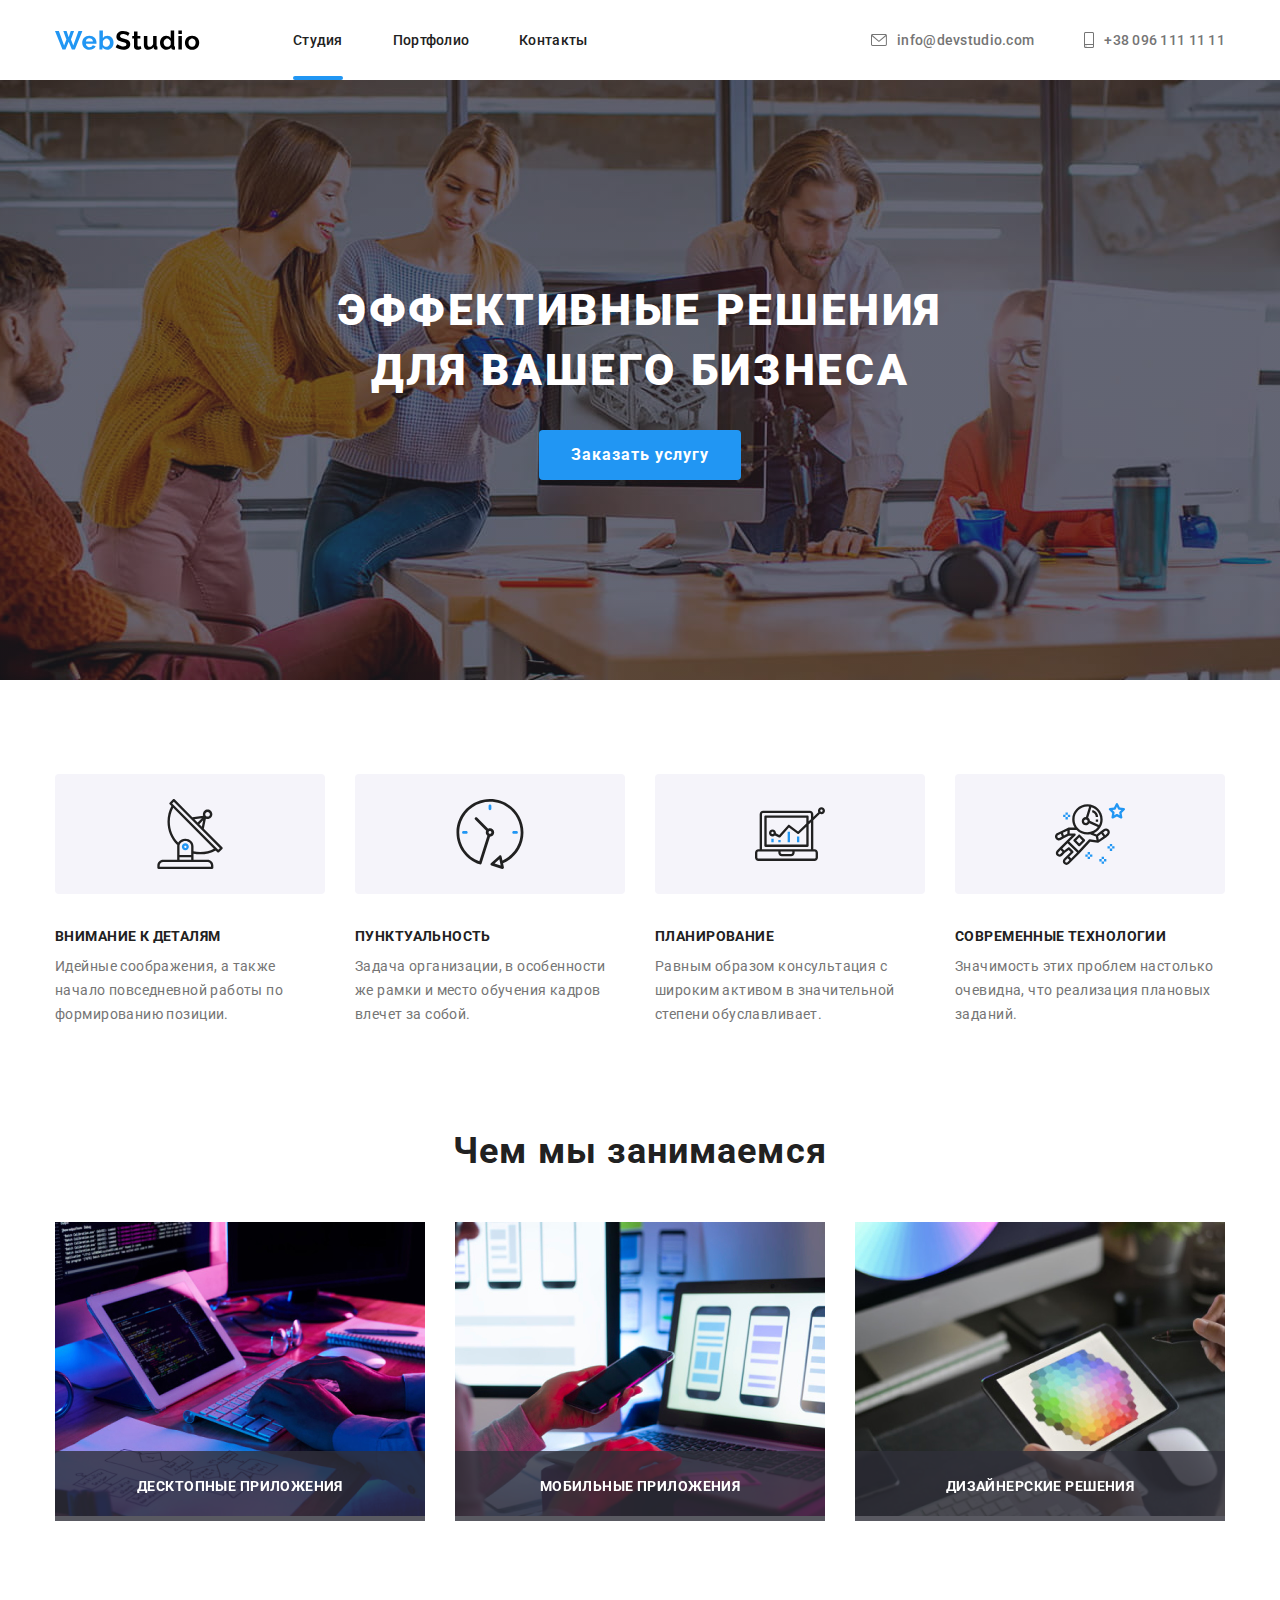
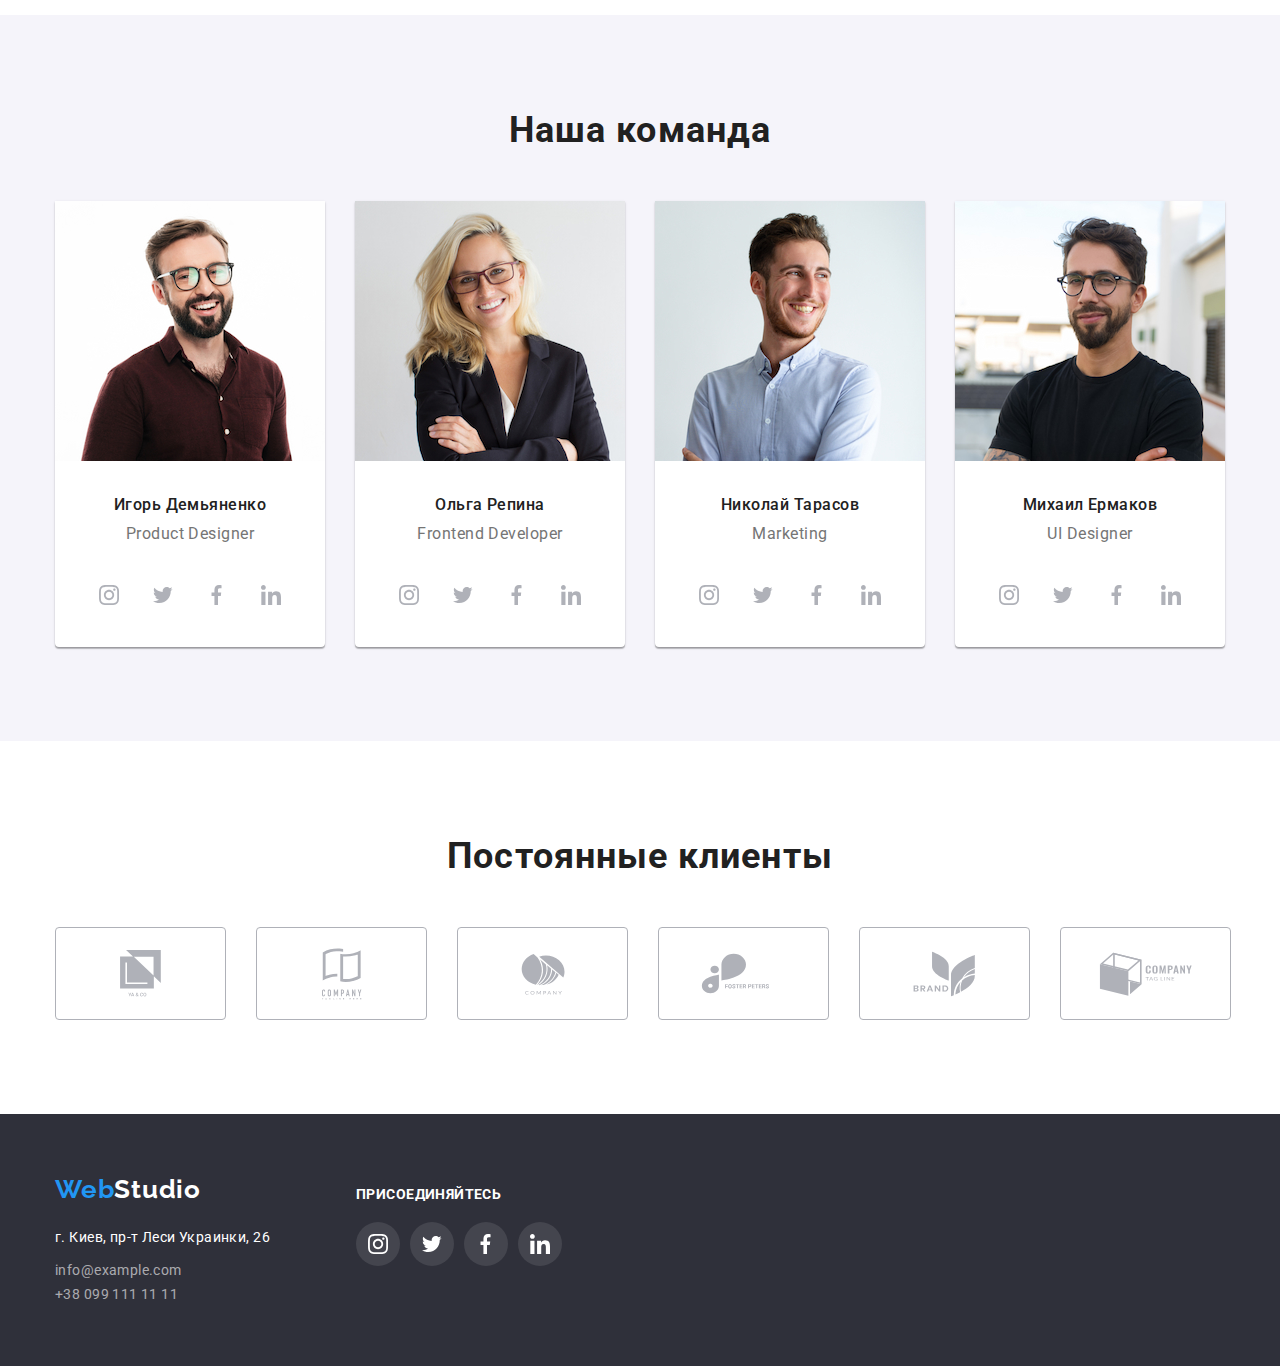
<file: index.html>
<!DOCTYPE html>
<html lang="ru">
<head>
    <meta charset="UTF-8">
    <meta http-equiv="X-UA-Compatible" content="IE=edge">
    <meta name="viewport" content="width=device-width, initial-scale=1.0">
    <title>WebStudio</title>
    
    <link rel="preconnect" href="https://fonts.googleapis.com">
    <link rel="preconnect" href="https://fonts.gstatic.com" crossorigin>
    <link href="https://fonts.googleapis.com/css2?family=Raleway:wght@700&family=Roboto:wght@400;500;700;900&display=swap"
        rel="stylesheet">
    <link rel="stylesheet" href="https://cdnjs.cloudflare.com/ajax/libs/modern-normalize/1.0.0/modern-normalize.min.css" />
    <link rel="stylesheet" href="./css/styles.css">
</head>
<body>
    
    <header class="page-header">
        <div class="container main-nav">
            <nav class="main-nav">
                <a lang="en" href="index.html" class="logo"><svg width="145px" height="31px">
                        <use href="./images/symbol-defs.svg#WebStudio"></use>
                    </svg> </a>
                <ul class="site-nav list">
                    <li class="site-nav-li"><a class="link current" href="index.html">Студия</a>
                    </li>
                    <li class="site-nav-li"><a class="link" href="portfolio.html">Портфолио</a></li>
                    <li class="site-nav-li"><a class="link" href="#footer-go">Контакты</a></li>
                </ul>
            </nav>
            <ul class="contacts-nav list">
                <li class="item"><a lang="en" href="mailto:info@devstudio.com" class="contacts-nav-link">
                        <svg class="svg-item" width="16" height="12">
                            <use href="./images/symbol-defs.svg#envelope">
                            </use>
                        </svg>
                        info@devstudio.com</a></li>
                <li class="item"><a href="tel:+380961111111" class="contacts-nav-link">
                        <svg class="svg-item" width="10" height="16">
                            <use href="./images/symbol-defs.svg#smartphone">
                            </use>
                        </svg>
                        +38 096 111 11 11</a></li>
            </ul>
        </div>
    </header>
    
    
    <main>
        <section class="landing-section">
            
            <div class="container">
                <div class="kostil"><h1 class="main-title">Эффективные решения для вашего бизнеса</h1></div>
                <button data-open-modal type="button" class="order-button" >Заказать услугу</button>
            </div>
            </section>
            <div data-backdrop class="backdrop is-hidden">
                <div class="modal-order-w">
                    <button data-close-modal class="md-close-button">
                    </button>
                </div>
            </div>
            <section class="about-us">
                <div class="container">
                    <ul class="our-advantages list">
                        <li class="li-advantages ">
                            <svg class="icon-advantages" width="70px" height="70px">
                                <use href="./images/symbol-defs.svg#antenna1"></use>
                            </svg>
                            <p class="advantage-name">Внимание к деталям</p>
                            <p class="advantage-desc">Идейные соображения, а также начало повседневной работы по формированию позиции.</p>
                        </li>
                        <li class="li-advantages ">
                            <svg class="icon-advantages" width="70px" height="70px">
                                <use href="./images/symbol-defs.svg#clock1"></use>
                            </svg>
                            <p class="advantage-name">Пунктуальность</p>
                            <p class="advantage-desc">Задача организации, в особенности же рамки и место обучения кадров влечет за собой.</p>
                        </li>
                        <li class="li-advantages ">
                            <svg class="icon-advantages" width="70px" height="70px">
                                <use href="./images/symbol-defs.svg#diagram1"></use>
                            </svg>
                            <p class="advantage-name">Планирование</p>
                            <p class="advantage-desc">Равным образом консультация с широким активом в значительной степени обуславливает.</p>
                        </li>
                        <li class="li-advantages ">
                            <svg class="icon-advantages" width="70px" height="70px">
                                <use href="./images/symbol-defs.svg#astronaut1"></use>
                            </svg>
                            <p class="advantage-name">Современные технологии</p>
                            <p class="advantage-desc">Значимость этих проблем настолько очевидна, что реализация плановых заданий.</p>
                        </li>
                    </ul>
                    <h2 class="side-section-title">Чем мы занимаемся</h2>
                    <ul class="our-work-img list">
                        <li class="item"><div class="box">
                            <img src="images/box 1.jpg" alt="Человек печатает на планшете по беспроводной клавиатуре" width="370" height="294">
                            <div class="overlay-works">
                                <p class="overlay-text">Десктопные приложения</p>
                            </div>
                        </div>
                        </li>
                        <li class="item">
                            <div class="box">
                            <img src="images/box 2.jpg" alt="Человек просматривает на ноутбуке макеты приложений и держит в руке телефон"
                            width="370" height="294">
                            <div class="overlay-works"><p class="overlay-text">Мобильные приложения</p></div>
                        </div>
                        </li>
                        <li class="item">
                            <div class="box">
                            <img src="images/box 3.jpg" alt="Рука держит планшет, на котором открыта цветовая палитра" width="370" height="294">
                            <div class="overlay-works">
                                <p class="overlay-text">Дизайнерские решения</p>
                            </div>
                            </div>
                        </li>
                    </ul>
                </div>
            </section>
            <section class="our-team">
                <div class="container">
                <h2 class="side-section-title moved">Наша команда</h2>
                <ul class="employees list">
                    <li class="item">
                        <img class="employee-photo" src="images/imgIgoropt.jpg" alt="Фотография Игоря Демьяненко" width="270" height="260">
                        <p class="employee-name">Игорь Демьяненко</p>
                        <p lang="en" class="position">Product Designer</p>
                        <div class="social-links-team">
                            <a href="" class="team-links">
                                <svg width="20px" height="20px"><use href="./images/symbol-defs.svg#instagramFT"></use></svg>
                            </a>
                            <a href="" class="team-links">
                            <svg width="20px" height="20px">
                                <use href="./images/symbol-defs.svg#twitterFT"></use>
                            </svg></a>
                            <a href="" class="team-links">
                                <svg width="20px" height="20px"><use href="./images/symbol-defs.svg#faceFT"></use></svg>
                            </a>
                            <a href="" class="team-links">
                                <svg width="20px" height="20px"><use href="./images/symbol-defs.svg#linkedinFT"></use></svg>
                            </a>
                        </div>
                    </li>
                    <li class="item">
                        <img class="employee-photo" src="images/imgOlga_opt.jpg" alt="Фотография Ольги Репиной" width="270" height="260">
                        <p  class="employee-name">Ольга Репина</p>
                        <p lang="en" class="position">Frontend Developer</p>
                        <div class="social-links-team">
                            <a href="" class="team-links">
                                <svg width="20px" height="20px">
                                    <use href="./images/symbol-defs.svg#instagramFT"></use>
                                </svg>
                            </a>
                            <a href="" class="team-links">
                                <svg width="20px" height="20px">
                                    <use href="./images/symbol-defs.svg#twitterFT"></use>
                                </svg></a>
                            <a href="" class="team-links">
                                <svg width="20px" height="20px">
                                    <use href="./images/symbol-defs.svg#faceFT"></use>
                                </svg>
                            </a>
                            <a href="" class="team-links">
                                <svg width="20px" height="20px">
                                    <use href="./images/symbol-defs.svg#linkedinFT"></use>
                                </svg>
                            </a>
                        </div>
                    </li>
                    <li class="item">
                        <img class="employee-photo" src="images/imgNikolai_opt.jpg" alt="Фотография Николая Тарасова" width="270" height="260">
                        <p class="employee-name">Николай Тарасов</p>
                        <p lang="en" class="position">Marketing</p>
                        <div class="social-links-team">
                            <a href="" class="team-links">
                                <svg width="20px" height="20px">
                                    <use href="./images/symbol-defs.svg#instagramFT"></use>
                                </svg>
                            </a>
                            <a href="" class="team-links">
                                <svg width="20px" height="20px">
                                    <use href="./images/symbol-defs.svg#twitterFT"></use>
                                </svg></a>
                            <a href="" class="team-links">
                                <svg width="20px" height="20px">
                                    <use href="./images/symbol-defs.svg#faceFT"></use>
                                </svg>
                            </a>
                            <a href="" class="team-links">
                                <svg width="20px" height="20px">
                                    <use href="./images/symbol-defs.svg#linkedinFT"></use>
                                </svg>
                            </a>
                        </div>
                    </li>
                    <li class="item">
                        <img class="employee-photo" src="images/imgMichael_opt.jpg" alt="Фотография Михайила Ермакова" width="270" height="260">
                        <p class="employee-name">Михаил Ермаков</p>
                        <p lang="en" class="position">UI Designer</p>
                        <div class="social-links-team">
                            <a href="" class="team-links">
                                <svg width="20px" height="20px">
                                    <use href="./images/symbol-defs.svg#instagramFT"></use>
                                </svg>
                            </a>
                            <a href="" class="team-links">
                                <svg width="20px" height="20px">
                                    <use href="./images/symbol-defs.svg#twitterFT"></use>
                                </svg></a>
                            <a href="" class="team-links">
                                <svg width="20px" height="20px">
                                    <use href="./images/symbol-defs.svg#faceFT"></use>
                                </svg>
                            </a>
                            <a href="" class="team-links">
                                <svg width="20px" height="20px">
                                    <use href="./images/symbol-defs.svg#linkedinFT"></use>
                                </svg>
                            </a>
                        </div>
                    </li>
                </ul>
                </div>
            </section>
            <section class="clients">
                <div class="container">
                    <h2 class="side-section-title clients">Постоянные клиенты</h2>
                    <ul class="client-list list">
                        <li class="item">
                            <a class="cl-box" href="">
                                <svg width="41px" height="46.7px" class="icon-cl-box" >
                                    <use  href="./images/symbol-defs.svg#Company0"></use>
                                </svg>
                            </a>
                        </li>
                        <li class="item">
                            <a class="cl-box" href="">
                                <svg class="icon-cl-box" width="40px" height="52px">
                                    <use href="./images/symbol-defs.svg#company"></use>
                                </svg>
                            </a>
                        </li>
                        <li class="item">
                            <a class="cl-box" href="">
                                <svg class="icon-cl-box" width="44px" height="42px">
                                    <use href="./images/symbol-defs.svg#Company2"></use>
                                </svg>
                            </a>
                        </li>
                        <li class="item">
                            <a class="cl-box" href="">
                                <svg class="icon-cl-box" width="85px" height="41px">
                                    <use href="./images/symbol-defs.svg#Company3"></use>
                                </svg>
                            </a>
                        </li>
                        <li class="item">
                            <a class="cl-box" href="">
                                <svg class="icon-cl-box" width="63px" height="46px">
                                    <use href="./images/symbol-defs.svg#Company4"></use>
                                </svg>
                            </a>
                        </li>
                        <li class="item">
                            <a class="cl-box" href="">
                                <svg class="icon-cl-box" width="94px" height="44px">
                                    <use href="./images/symbol-defs.svg#Company5"></use>
                                </svg>
                            </a>
                        </li>
                    </ul>
                </div>
            </section>
        
    </main>

    <footer class="site-footer" id="footer-go">
        <div class="container footer-flex">
            <div class="footer-left-side">
                <h3 lang="en" class="footer-title"><span class="title-other-color">Web</span>Studio</h3>
                <address class="company-address">г. Киев, пр-т Леси Украинки, 26</address>
                <ul class="foot-contacts list">
                    <li><a href="mailto:info@example.com" class="contacts-foot-link">info@example.com</a></li>
                    <li><a href="tel:+380991111111" class="contacts-foot-link">+38 099 111 11 11</a></li>
                </ul>
            </div>
            <div class="footer-right-side">
                <h3 class="footer-title-join">Присоединяйтесь</h3>
                <ul class="join-us list">
                    <li class="li-join"><a href="https://www.instagram.com/" class="join-us-link inst-ft">
                        <svg width="20px" height="20px">
                            <use href="./images/symbol-defs.svg#instagramFT">
                            </use>
                        </svg>
                    </a></li>
                    <li class="li-join"><a href="https://twitter.com/?lang=uk" class="join-us-link twi-ft">
                        <svg width="20px" height="20px">
                            <use href="./images/symbol-defs.svg#twitterFT">
                            </use>
                        </svg>
                    </a></li>
                    <li class="li-join"><a href="https://www.facebook.com/" class="join-us-link face-ft">
                        <svg width="20px" height="20px">
                            <use href="./images/symbol-defs.svg#faceFT">
                            </use>
                        </svg>
                    </a></li>
                    <li class="li-join"><a href="https://www.linkedin.com/" class="join-us-link in-ft">
                        <svg width="20px" height="20px">
                            <use href="./images/symbol-defs.svg#linkedinFT">
                            </use>
                        </svg>
                    </a></li>
                </ul>
            </div>
        </div>
    </footer>
    <script src="./modal.js"></script>
</body>
</html>
</file>
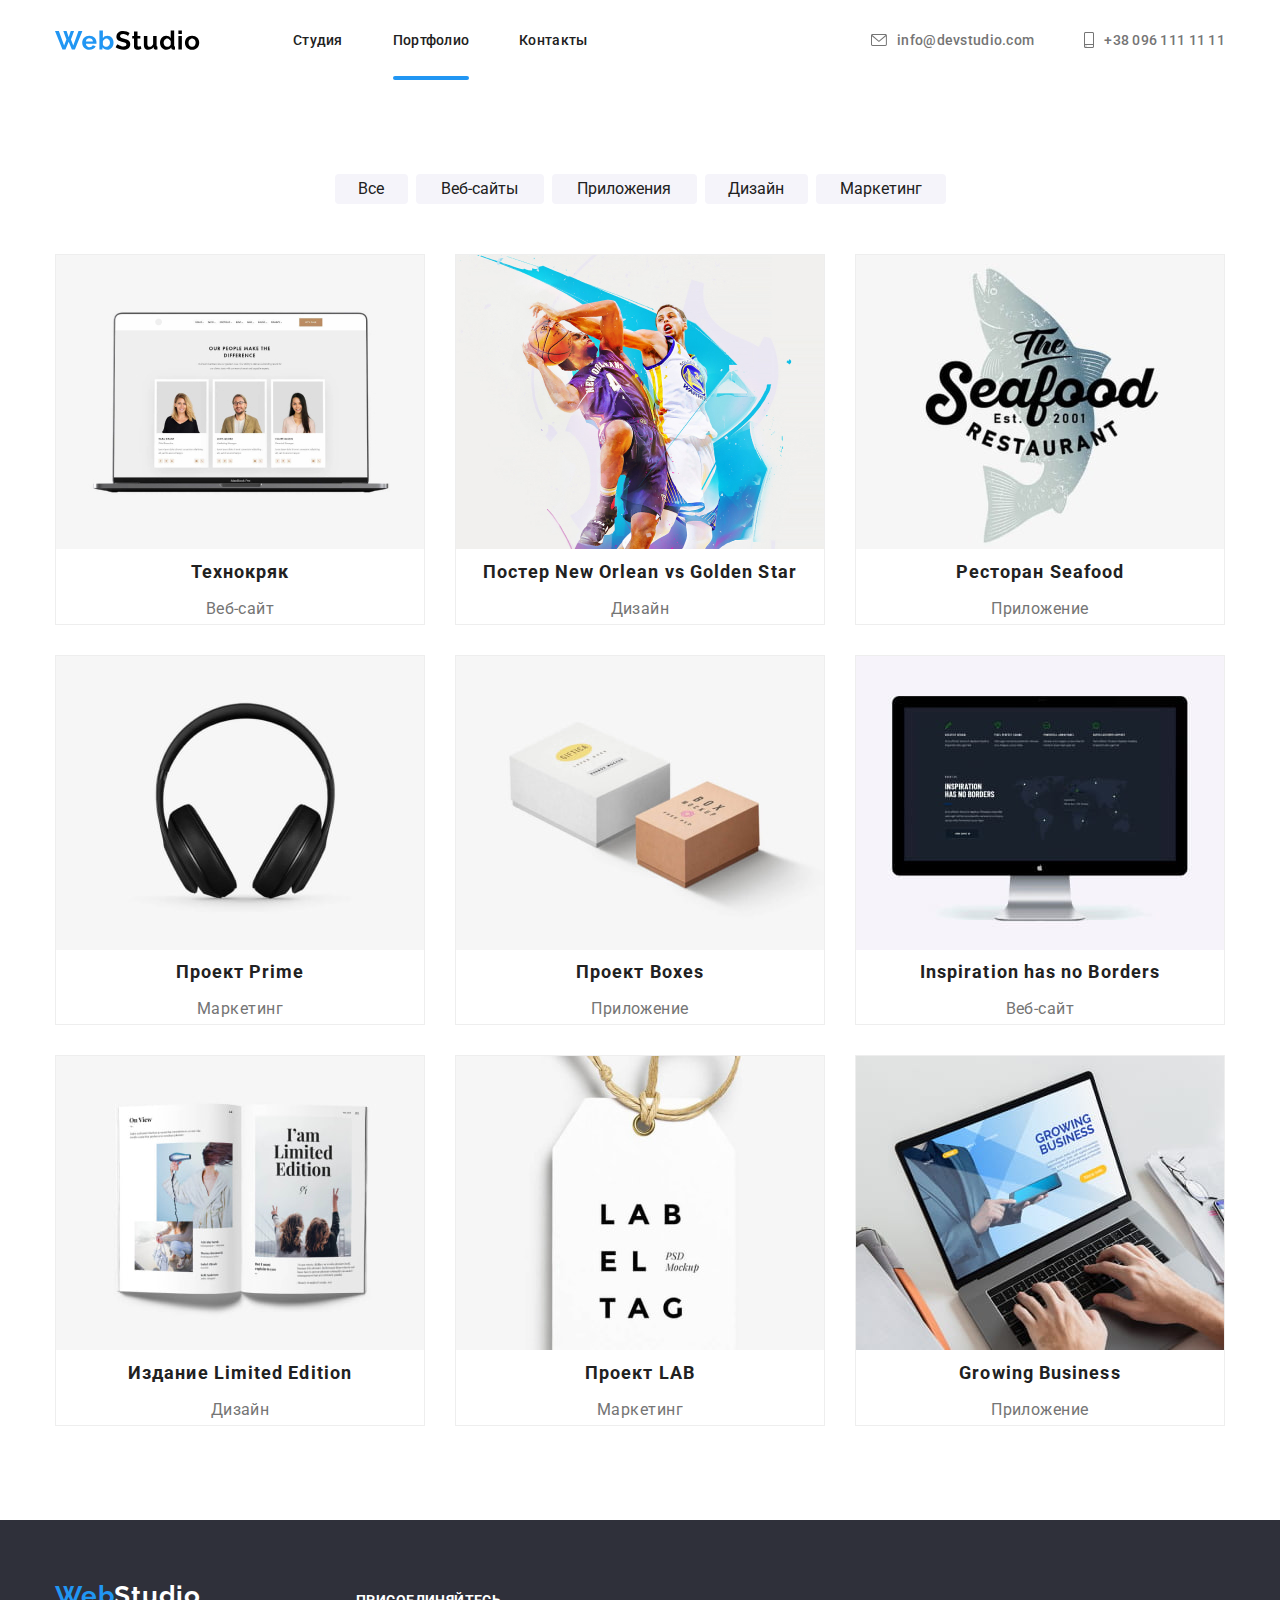
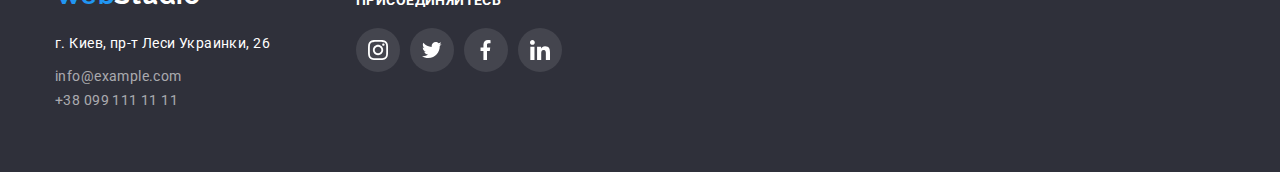
<file: portfolio.html>
<!DOCTYPE html>
<html lang="ru">
<head>
    <meta charset="UTF-8">
    <meta http-equiv="X-UA-Compatible" content="IE=edge">
    <meta name="viewport" content="width=device-width, initial-scale=1.0">
    <title>Portfolio</title>
    <link rel="preconnect" href="https://fonts.googleapis.com">
    <link rel="preconnect" href="https://fonts.gstatic.com" crossorigin>
    <link href="https://fonts.googleapis.com/css2?family=Raleway:wght@700&family=Roboto:wght@400;500;700;900&display=swap"
        rel="stylesheet">
    <link rel="stylesheet" href="https://cdnjs.cloudflare.com/ajax/libs/modern-normalize/1.0.0/modern-normalize.min.css" />
    <link rel="stylesheet" href="./css/styles.css">
</head>
<body>
    
    <header class="page-header">
        <div class="container main-nav">
            <nav class="main-nav">
                <a lang="en" href="index.html" class="logo"><svg width="145px" height="31px">
                        <use href="./images/symbol-defs.svg#WebStudio"></use>
                    </svg> </a>
                <ul class="site-nav list">
                    <li class="site-nav-li"><a class="link" href="index.html">Студия</a>
                        <div class="bluething"></div>
                    </li>
                    <li class="site-nav-li"><a class="link current" href="portfolio.html">Портфолио</a></li>
                    <li class="site-nav-li"><a class="link" href="#footer-go">Контакты</a></li>
                </ul>
            </nav>
            <ul class="contacts-nav list">
                <li class="item"><a lang="en" href="mailto:info@devstudio.com" class="contacts-nav-link">
                        <svg class="svg-item" width="16" height="12">
                            <use href="./images/symbol-defs.svg#envelope">
                            </use>
                        </svg>
                        info@devstudio.com</a></li>
                <li class="item"><a href="tel:+380961111111" class="contacts-nav-link">
                        <svg class="svg-item" width="10" height="16">
                            <use href="./images/symbol-defs.svg#smartphone">
                            </use>
                        </svg>
                        +38 096 111 11 11</a></li>
            </ul>
        </div>
    </header>
    <main>
        
        <div class="container">
        <section class="filters">
            
            <ul class="list-of-filters list">
                <li class="item"> <button type="button" class="filter-button all">Все</button> </li>
                <li class="item"> <button type="button" class="filter-button web">Веб-сайты</button> </li>
                <li class="item"> <button type="button" class="filter-button apps">Приложения</button> </li>
                <li class="item"> <button type="button" class="filter-button dsgn">Дизайн</button> </li>
                <li class="item"> <button type="button" class="filter-button mrktng">Маркетинг</button> </li>
            </ul>
            
        </section>
        <section class="our-projects">
            
            <ul class="list-of-projects list">
                <li class="flexelem">
                    <div class="projects-thumb">
                    <a href="" class="projects-link">
                        <img src="images/img11.jpg" alt="Изображение компьютера с открытым сайтом компании" width="370px" height="294px">
                        <div class="overlay-projects">
                            <p class="overlay-pr-text">Ресурс предлагает комплексные предложения с разным уровнем функционала и сервисов. Все это позволит посетителю получить
                            исчерпывающие сведения о компании или частном лице.</p>
                        </div>
                        </div>
                        <p class="project-name">Технокряк</p>
                        <p class="project-type">Веб-сайт</p>
                    </a>
                </li>
                <li class="flexelem">
                    <div class="projects-thumb">
                    <a href="" class="projects-link"><img src="images/img12.jpg" alt="Изображение спортсменов в движении на цветном поле" width="370px" height="294px">
                        <div class="overlay-projects">
                            <p class="overlay-pr-text">Lorem ipsum dolor sit amet consectetur adipisicing elit. Ut similique et totam, officia cum enim laudantium placeat necessitatibus tempora! Aut?</p>
                        </div>
                        </div>
                    <p class="project-name">Постер New Orlean vs Golden Star</p>
                    <p  class="project-type">Дизайн</p></a>
                    
                </li>
                <li class="flexelem">
                    <div class="projects-thumb">
                    <a href="" class="projects-link"> <img src="images/img13.jpg" alt="Логотип ресторана с морепродуктами" width="370px" height="294px" >
                        <div class="overlay-projects">
                            <p class="overlay-pr-text">Lorem ipsum dolor sit amet consectetur adipisicing elit. Ut similique et totam, officia
                                cum enim laudantium placeat necessitatibus tempora! Aut?</p>
                        </div>
                        </div>
                    <p class="project-name">Ресторан Seafood</p>
                    <p class="project-type">Приложение</p></a> 
                </li>
                <li class="flexelem">
                    <div class="projects-thumb">
                    <a href="" class="projects-link"><img src="images/img14.jpg" alt="Изображение наушников" width="370px" height="294px">
                        <div class="overlay-projects">
                            <p class="overlay-pr-text">Lorem ipsum dolor sit amet consectetur adipisicing elit. Ut similique et totam, officia cum enim laudantium placeat necessitatibus tempora! Aut?</p>
                    </div>
                    </div>
                    <p class="project-name">Проект Prime</p>
                    <p class="project-type">Маркетинг</p></a>
                    
                </li>
                <li class="flexelem">
                    <div class="projects-thumb">
                    <a href="" class="projects-link"><img src="images/img15.jpg" alt="Избражение дизайнерских коробок" width="370px" height="294px">
                    <div class="overlay-projects">
                        <p class="overlay-pr-text">Lorem ipsum dolor sit amet consectetur adipisicing elit. Ut similique et totam, officia
                            cum enim laudantium placeat necessitatibus tempora! Aut?</p>
                    </div>
                    </div>
                    <p class="project-name">Проект Boxes</p>
                    <p class="project-type">Приложение</p></a>
                    
                </li>
                <li class="flexelem">
                    <div class="projects-thumb">
                    <a href="" class="projects-link"><img src="images/img16.jpg" alt="Компьютер с открытой посадочной страницей" width="370px" height="294px">
                        <div class="overlay-projects">
                            <p class="overlay-pr-text">Lorem ipsum dolor sit amet consectetur adipisicing elit. Ut similique et totam, officia
                                cum enim laudantium placeat necessitatibus tempora! Aut?</p>
                        </div>
                        </div>
                    <p class="project-name">Inspiration has no Borders</p>
                    <p class="project-type">Веб-сайт</p></a>
                    
                </li>
                <li class="flexelem">
                    <div class="projects-thumb">
                    <a href="" class="projects-link"><img src="images/img17.jpg" alt="Разворот журнала" width="370px" height="294px">
                        <div class="overlay-projects">
                            <p class="overlay-pr-text">Lorem ipsum dolor sit amet consectetur adipisicing elit. Ut similique et totam, officia
                                cum enim laudantium placeat necessitatibus tempora! Aut?</p>
                        </div>
                        </div>
                    <p class="project-name">Издание Limited Edition</p>
                    <p class="project-type">Дизайн</p></a>
                    
                </li>
                <li class="flexelem">
                    <div class="projects-thumb">
                    <a href="" class="projects-link"><img src="images/img18.jpg" alt="Изображение этикетки с логотипом" width="370px" height="294px">
                        <div class="overlay-projects">
                            <p class="overlay-pr-text">Lorem ipsum dolor sit amet consectetur adipisicing elit. Ut similique et totam, officia
                                cum enim laudantium placeat necessitatibus tempora! Aut?</p>
                        </div>
                        </div>
                    <p class="project-name">Проект LAB</p>
                    <p class="project-type">Маркетинг</p></a>
                    
                </li>
                <li class="flexelem">
                    <div class="projects-thumb">
                    <a href="" class="projects-link"><img src="images/img19.jpg" alt="Избражение рук на ноутбуке с открытой посадочной страницей" width="370px" height="294px">
                        <div class="overlay-projects">
                            <p class="overlay-pr-text">Lorem ipsum dolor sit amet consectetur adipisicing elit. Ut similique et totam, officia
                                cum enim laudantium placeat necessitatibus tempora! Aut?</p>
                        </div>
                        </div>
                    <p class="project-name">Growing Business</p>
                    <p class="project-type">Приложение</p></a>
                    
                </li>
            </ul>
            
        </section>
    </div>
    
    </main>
    <footer class="site-footer" id="footer-go">
        <div class="container footer-flex">
            <div class="footer-left-side">
                <h3 lang="en" class="footer-title"><span class="title-other-color">Web</span>Studio</h3>
                <address class="company-address">г. Киев, пр-т Леси Украинки, 26</address>
                <ul class="foot-contacts list">
                    <li><a href="mailto:info@example.com" class="contacts-foot-link">info@example.com</a></li>
                    <li><a href="tel:+380991111111" class="contacts-foot-link">+38 099 111 11 11</a></li>
                </ul>
            </div>
            <div class="footer-right-side">
                <h3 class="footer-title-join">Присоединяйтесь</h3>
                <ul class="join-us list">
                    <li class="li-join"><a href="https://www.instagram.com/" class="join-us-link inst-ft">
                            <svg width="20px" height="20px">
                                <use href="./images/symbol-defs.svg#instagramFT">
                                </use>
                            </svg>
                        </a></li>
                    <li class="li-join"><a href="https://twitter.com/?lang=uk" class="join-us-link twi-ft">
                            <svg width="20px" height="20px">
                                <use href="./images/symbol-defs.svg#twitterFT">
                                </use>
                            </svg>
                        </a></li>
                    <li class="li-join"><a href="https://www.facebook.com/" class="join-us-link face-ft">
                            <svg width="20px" height="20px">
                                <use href="./images/symbol-defs.svg#faceFT">
                                </use>
                            </svg>
                        </a></li>
                    <li class="li-join"><a href="https://www.linkedin.com/" class="join-us-link in-ft">
                            <svg width="20px" height="20px">
                                <use href="./images/symbol-defs.svg#linkedinFT">
                                </use>
                            </svg>
                        </a></li>
                </ul>
            </div>
        </div>
    </footer>
</body>
</html>
</file>
<file: css/styles.css>
/*Убрать потом outline!*/

/* Глобальные данные */

html {
  box-sizing: border-box;
}

*,
*::before,
*::after {
  box-sizing: inherit;
}

:root {
  --blackColor: #212121;
  --lightBlackColor: #757575;
  --blueColor: #2196f3;
  --timing-cub: cubic-bezier(0.4, 0, 0.2, 1);
}

body {
  font-family: Roboto, sans-serif;
}

.container {
  width: 1200px;
  margin: auto;
  padding-left: 15px;
  padding-right: 15px;
}

.list {
  padding: 0;
  margin: 0;
  
  list-style: none;
}

.link {
  text-decoration: none;
}

/*Хэдер*/

.page-header {
}



.main-nav {
  display: flex;
  align-items: center;
  /* justify-content: space-between; */
}

.logo{
  display: flex;
}

.site-nav {
  display: flex;
  margin-left: 93px;
}

.site-nav-li .link,
.site-nav-li .link:visited {
  position: relative;

  display: block;
  padding-top: 32px;
  padding-bottom: 32px;  
  
  color: var(--blackColor);
  font-weight: 500;
  font-size: 14px;
  line-height: 16px;
  letter-spacing: 0.02em;
  /* margin-right: 50px; */

  transition: color 250ms var(--timing-cub);
}

.site-nav-li .link.current::after{
  content: '';
  position: absolute;
  bottom: 0;
  left: 0;
  display: inline-block;
  width: 100%;
  height: 4px;
  border-radius: 2px;
  background-color: var(--blueColor);
}



/* .site-nav-li:last-child {
  margin-right: 0;
} */

.site-nav-li + .site-nav-li {
  margin-left: 50px;
}

.site-nav-li .link:hover,
.site-nav-li .link:focus {
  color: var(--blueColor);
  
}

.contacts-nav {
  display: flex;
  margin-left: auto;
  
}

.contacts-nav .item + .item {
  margin-left: 50px;
}


.contacts-nav-link,
.contacts-nav-link:visited {
  display: flex;
  align-items: center;
  color: var(--lightBlackColor);
  font-weight: 500;
  font-size: 14px;
  line-height: 16px;
  letter-spacing: 0.02em;
  text-decoration: none;
  fill: var(--lightBlackColor);
  transition: color 250ms var(--timing-cub), fill 250ms var(--timing-cub);
}

.contacts-nav-link:hover,
.contacts-nav-link:focus {
  color: var(--blueColor);
  fill: var(--blueColor);
  
}

.contacts-nav-link .svg-item{
  margin-right: 10px;
}


/*Футер*/

.site-footer {
  display: flex;
  padding-bottom: 60px;
  padding-top: 60px;
  background: #2f303a;
}

.footer-flex{
  display: flex;
  align-items: flex-start;
}

.footer-title {
  margin-top: 0;
  margin-bottom: 20px;
  color: #ffffff;
  font-family: 'Raleway';
  font-weight: 700;
  font-size: 26px;
  line-height: 31px;
  letter-spacing: 0.03em;
}

.title-other-color {
  color: var(--blueColor);
}

.company-address {
  
  margin-top: 0;
  margin-bottom: 9px;
  min-width: 231px;
  color: #ffffff;
  font-style: normal;
  font-weight: 400;
  font-size: 14px;
  line-height: 24px;
  letter-spacing: 0.03em;
}

.contacts-foot-link,
.contacts-foot-link:visited {
  
  color: rgba(255, 255, 255, 0.6);
  margin-bottom: 60px;
  font-weight: 400;
  font-size: 14px;
  line-height: 24px;
  letter-spacing: 0.03em;
  text-decoration: none;
}

.footer-right-side{
  margin-left: 70px;
}

.footer-title-join{
  padding-top: 12px;
  margin-top: 0;
  margin-bottom: 20px;
  align-items: baseline;
  color: #ffffff;
    font-family: 'Roboto';
    font-style: normal;
    font-weight: 700;
    font-size: 14px;
    line-height: 16px;
    letter-spacing: 0.03em;
    text-transform: uppercase;
}

.join-us{
    display: flex;
}

.li-join + .li-join{
  margin-left: 10px;
}

.join-us-link,
.join-us-link:visited{
    display: flex;
    width: 44px;
    height: 44px;
    border-radius: 50%;
    background-color: rgba(255, 255, 255, 0.1);
    background-position: center;
    fill: #ffffff;

    transition: background-color 250ms var(--timing-cub);
}

.join-us-link:hover{
  background-color: var(--blueColor);
  
}

.join-us-link svg{
  margin: 12px;
}


/*Главная страница*/

/* Первый блок */
.landing-section {
  height: 600px;
  max-width: 1600px;
  margin-left: auto;
  margin-right: auto;
  background-color: var(--blackColor);
  background-image: linear-gradient(to right, rgba(47, 48, 58, 0.4), rgba(47, 48, 58, 0.4)),
    url(../images/back-img.jpg);
  background-position: center;
  background-size: cover;
  background-repeat: no-repeat;
}

.kostil {
  display: flex;
  width: 696px;
  margin: auto;
}

.main-title {
  text-align: center;
  margin: auto;
  margin-bottom: 30px;
  padding-top: 200px;
  margin-top: 0;
  color: #ffffff;
  font-weight: 900;
  font-size: 44px;
  line-height: 60px;
  letter-spacing: 0.06em;
  text-transform: uppercase;
}

.order-button {
  display: flex;

  margin: auto;
  padding: 10px 32px;
  min-width: 200px;
  border-radius: 4px;
  border: 0;

  background-color: var(--blueColor);

  text-align: center;
  color: #ffffff;
  font-weight: 700;
  font-size: 16px;
  line-height: 30px;
  letter-spacing: 0.06em;
  cursor: pointer;
}

.backdrop{
  position: fixed;
  top: 0;
  left: 0;
  width: 100%;
  height: 100%;
  background-color: rgba(0, 0, 0, 0.2);

  opacity: 1;
  transition: opacity 250ms var(--timing-cub);
}

.backdrop.is-hidden {
  opacity: 0;
  pointer-events: none;
}

.backdrop.is-hidden .modal-order-w{
  transform: translate(-50%, -50%) scale(1.1);
}

.modal-order-w{
  position: absolute;
  top: 50%;
  left: 50%;
  transform: translate(-50%, -50%) scale(1);
  width: 528px;
  height: 581px;
  background-color: #fff;

  transition: transform 250ms var(--timing-cub);
}

.md-close-button{
  position: absolute;
  top: 8px;
  right: 8px;
  background-color: #fff;
  width: 30px;
  height: 30px;
  border: 1px solid rgba(0, 0, 0, 0.1);;
  border-radius: 50%;
  padding: 0;
  margin: 0;
  background-size: 11px 11px;
  background-repeat: no-repeat;
  background-position: center;
  background-image: url('../images/Close.svg');

  cursor: pointer;
}

.md-close-button:active{
  background-color: #AFB1B8;
}

/* Блок "О нас" */
.about-us {
  padding-top: 94px;
  padding-bottom: 94px;
}

.our-advantages {
  margin-bottom: 94px;
  /* width: 270px; */
  display: flex;
  /* width: calc((100% - 90px) / 4); */
}

.li-advantages + .li-advantages {
  margin-left: 30px;
}

.li-advantages {
  width: calc((100% - 90px) / 4);
}

.icon-advantages
{
  height: 120px;
  width: 270px;
  padding-top: 25px;
  padding-bottom: 25px;
  margin-bottom: 30px;
  border-radius: 4px;
  background-color: #F5F4FA;
}

.advantage-name {
  /* width: 270px; */
  margin-top: 0;
  margin-bottom: 10px;
  font-weight: 700;
  font-size: 14px;
  line-height: 16px;
  letter-spacing: 0.03em;
  text-transform: uppercase;
  color: var(--blackColor);
}

.advantage-desc {
  margin-top: 0;
  margin-bottom: 10px;
  /* width: 270px; */
  font-weight: 400;
  font-size: 14px;
  line-height: 24px;
  letter-spacing: 0.03em;
  color: var(--lightBlackColor);
}

.side-section-title {
  margin-top: 0;
  margin-bottom: 50px;
  font-weight: 700;
  font-size: 36px;
  line-height: 42px;
  text-align: center;
  letter-spacing: 0.03em;
  color: var(--blackColor);
}

.our-work-img {
  display: flex;
}

.our-work-img .item + .item {
  margin-left: 30px;
}

.box{
  position: relative;
}

.overlay-works{
  position: absolute;
  bottom: 0;
  left: 0;
  right: 0;
  display: flex;
  align-items: center;
  justify-content: center;

  height: 70px;
  background-color:  rgba(47, 48, 58, 0.8);
}

.overlay-text{
  font-family: 'Roboto';
  font-style: normal;
  font-weight: 700;
  font-size: 14px;
  line-height: 16px;
  text-align: center;
  letter-spacing: 0.03em;
  text-transform: uppercase;

  color: #FFFFFF;
}

/* Блок наша команда */
.our-team {
  background: #f5f4fa;
}

.side-section-title.moved {
  padding-top: 94px;
  margin-top: 0;
  margin-bottom: 50px;
}

.employees {
  display: flex;
  padding-bottom: 94px;
}

.employees .item + .item {
  margin-left: 30px;
}

.employees .item {
  min-width: 270px;
  background: #ffffff;
  box-shadow: 0px 1px 3px rgba(0, 0, 0, 0.12), 0px 1px 1px rgba(0, 0, 0, 0.14),
    0px 2px 1px rgba(0, 0, 0, 0.2);
  border-radius: 0px 0px 4px 4px;
}

.employee-photo {
  margin-bottom: 30px;
}

.employee-name {
  margin-top: 0;
  margin-bottom: 10px;
  text-align: center;
  font-weight: 500;
  font-size: 16px;
  line-height: 19px;
  letter-spacing: 0.03em;
  color: var(--blackColor);
}

.position {
  text-align: center;
  margin-top: 0;
  margin-bottom: 30px;
  font-weight: 400;
  font-size: 16px;
  line-height: 19px;
  letter-spacing: 0.03em;
  color: var(--lightBlackColor);
}

.social-links-team{
  display: flex;
  margin-left: 32px;
  margin-right: 32px;
  margin-bottom: 30px;
}

.team-links + .team-links{
  margin-left: 10px;
}

.team-links{
  display: flex;
  align-items: center;
  justify-content: center;
  width: 44px;
  height: 44px;
  border-radius: 50%;
  fill: #AFB1B8;

  transition: background-color 250ms var(--timing-cub), fill 250ms var(--timing-cub);
}

.team-links:hover{
  background-color: var(--blueColor);
  fill: #ffffff;
}

/* Блок "Наши клиенты" */
.side-section-title.clients {
  padding-top: 94px;
}

.client-list {
  display: flex;
  padding-bottom: 94px;
  width: calc((100%-150px) / 6);
}

.client-list .item + .item {
  margin-left: 30px;
}

.cl-box{
  display: flex;
  align-items: center;
  justify-content: center;
  width: 171px;
  height: 93px;
  border: 1px solid #AFB1B8;
  border-radius: 4px;
  fill: #AFB1B8;

  transition: border 250ms var(--timing-cub), fill 250ms var(--timing-cub);
}

.cl-box:hover{
  border: 1px solid var(--blueColor);
  fill: var(--blueColor);
}


/* .icon-cl-box{
    border: 1px solid #AFB1B8;
    border-radius: 4px;
    height: 92px;
    width: 170px;
    fill: #AFB1B8;
}

.icon-cl-box:hover{
  border:1px solid var(--blueColor);
  fill: var(--blueColor);
} */

/*Портфолио*/

/* Кнопки-фильтры */
.filters {
  padding-top: 94px;
}

.list-of-filters {
  display: flex;
  justify-content: center;
}

.list-of-filters .item + .item {
  margin-left: 8px;
}

.filter-button {
  background: #f5f4fa;
  color: var(--blackColor);
  padding: 6px 22px;
  border: 0px;
  border-radius: 4px;
  cursor: pointer;

  transition: background 250ms var(--timing-cub), color 250ms var(--timing-cub), box-shadow 250ms var(--timing-cub);
}

.filter-button:hover,
.filter-button:focus {
  background: var(--blueColor);
  color: #ffffff;
  box-shadow: 0px 4px 4px rgba(0, 0, 0, 0.25);
}

.filter-button.all {
  min-width: 73px;
}

.filter-button.web {
  min-width: 128px;
}

.filter-button.apps {
  min-width: 145px;
}

.filter-button.dsgn {
  min-width: 103px;
}

.filter-button.mrktng {
  min-width: 130px;
}

.list-of-filters {
  margin-bottom: 50px;
}

/* Блок "Проекты" */
.projects-link,
.projects-link:visited {
  text-decoration: none;
}

.list-of-projects {
  display: flex;
  flex-wrap: wrap;
  padding-bottom: 94px;
}

.flexelem {
  width: calc((100% - 60px) / 3);
  margin-right: 30px;
  margin-bottom: 30px;
  background: #ffffff;
  border: 1px solid #eeeeee;

  transition: box-shadow 250ms var(--timing-cub);
}

.flexelem:hover {
  box-shadow: 0px 1px 1px rgba(0, 0, 0, 0.12), 0px 4px 4px rgba(0, 0, 0, 0.06),
    1px 4px 6px rgba(0, 0, 0, 0.16);
}



.flexelem:nth-child(3n) {
  margin-right: 0;
}

.flexelem:nth-last-child(-n + 3) {
  margin-bottom: 0;
}

.projects-thumb{
  position: relative;
  overflow: hidden;
}

.flexelem:hover .overlay-projects{
  transform: translateY(0);
}

.projects-link:focus .overlay-projects{
  opacity: 1;
}

.overlay-projects{
  position: absolute;
  top: 0;
  left: 0;
  display: flex;
  justify-content: center;
  align-items: center;
  width: 100%;
  height: 100%;
  background-color: rgba(33, 150, 243, 0.9);

  overflow: hidden;
  opacity: 1;
  transform: translateY(375px);
  transition: transform 250ms var(--timing-cub);
}

.overlay-pr-text{
    width: 322px;
    font-family: 'Roboto';
    font-style: normal;
    font-weight: 400;
    font-size: 18px;
    line-height: 28px;
  
    letter-spacing: 0.03em;
  
    color: #FFFFFF;
}

.project-name {
  margin-top: 0;
  margin-bottom: 4px;
  text-align: center;
  font-weight: 700;
  font-size: 18px;
  line-height: 36px;
  letter-spacing: 0.06em;
  color: var(--blackColor);
}

.project-type {
  margin-top: 0;
  margin-bottom: 0;
  text-align: center;
  font-weight: 400;
  font-size: 16px;
  line-height: 30px;
  letter-spacing: 0.03em;
  color: var(--lightBlackColor);
}
</file>
